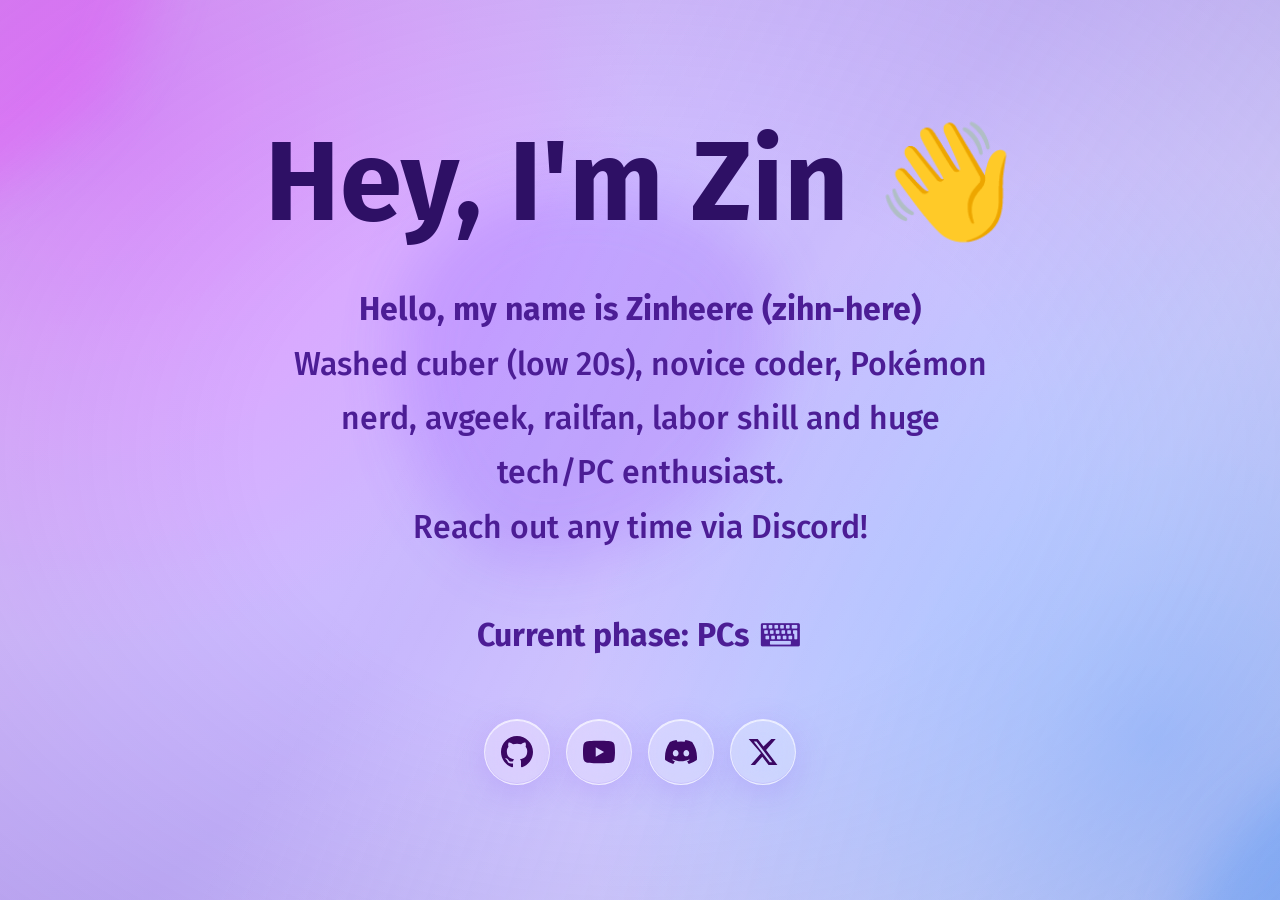
<file: index.html>
<!DOCTYPE html>
<html lang="en">
    <head>
        <meta charset="UTF-8" />
        <meta name="viewport" content="width=device-width, initial-scale=1.0" />
        <link rel="icon" type="image/png" href="images/seasonal-logo.png" />
        <link rel="stylesheet" type="text/css" href="styles.css" />
        <title>Who is Zinheere?</title>
    </head>
    <body>
        <div class="ambient-background" aria-hidden="true">
            <span class="ambient-orb ambient-orb--pink" data-depth="0.35"></span>
            <span class="ambient-orb ambient-orb--blue" data-depth="-0.25"></span>
            <span class="ambient-orb ambient-orb--violet" data-depth="0.18"></span>
        </div>
        <h1>Hey, I'm Zin 👋</h1>
        <p class="intro">
            <b>Hello, my name is Zinheere (zihn-here)</b><br>
            Washed cuber (low 20s), novice coder, Pokémon nerd, avgeek, railfan, labor shill and huge tech/PC enthusiast.<br>
            Reach out any time via Discord!<br><br>
            <b>Current phase: PCs ⌨️</b>
        </p>
        <div class="holder">
            <a
                href="https://github.com/Zinheere"
                target="_blank"
                class="social-button"
                aria-label="GitHub"
            >
                <svg viewBox="0 0 16 16" fill="currentColor" width="50%" height="50%" xmlns="http://www.w3.org/2000/svg">
                    <path d="M8 0C3.58 0 0 3.58 0 8C0 11.54 2.29 14.53 5.47 15.59C5.87 15.66 6.02 15.42 6.02 15.21C6.02 15.02 6.01 14.39 6.01 13.72C4 14.09 3.48 13.23 3.32 12.78C3.23 12.55 2.84 11.84 2.5 11.65C2.22 11.5 1.82 11.13 2.49 11.12C3.12 11.11 3.57 11.7 3.72 11.94C4.44 13.15 5.59 12.81 6.05 12.6C6.12 12.08 6.33 11.73 6.56 11.53C4.78 11.33 2.92 10.64 2.92 7.58C2.92 6.71 3.23 5.99 3.74 5.43C3.66 5.23 3.38 4.41 3.82 3.31C3.82 3.31 4.49 3.1 6.02 4.13C6.66 3.95 7.34 3.86 8.02 3.86C8.7 3.86 9.38 3.95 10.02 4.13C11.55 3.09 12.22 3.31 12.22 3.31C12.66 4.41 12.38 5.23 12.3 5.43C12.81 5.99 13.12 6.7 13.12 7.58C13.12 10.65 11.25 11.33 9.47 11.53C9.76 11.78 10.01 12.26 10.01 13.01C10.01 14.08 10 14.94 10 15.21C10 15.42 10.15 15.67 10.55 15.59C13.71 14.53 16 11.53 16 8C16 3.58 12.42 0 8 0Z"/>
                </svg>
            </a>
            <a
                href="https://www.youtube.com/channel/UC_UxX2QrgFn0xA6ifPXzJ0w"
                target="_blank"
                class="social-button"
                aria-label="YouTube"
            >
                <svg viewBox="0 0 24 24" fill="currentColor" width="50%" height="50%" xmlns="http://www.w3.org/2000/svg">
                    <path d="M23.498 6.186a3.016 3.016 0 0 0-2.122-2.136C19.505 3.5 12 3.5 12 3.5s-7.505 0-9.376.55A3.016 3.016 0 0 0 .502 6.186C0 8.066 0 12 0 12s0 3.934.502 5.814a3.016 3.016 0 0 0 2.122 2.136c1.871.55 9.376.55 9.376.55s7.505 0 9.376-.55a3.016 3.016 0 0 0 2.122-2.136C24 15.934 24 12 24 12s0-3.934-.502-5.814zM9.545 15.568V8.432L15.818 12l-6.273 3.568z"/>
                </svg>
            </a>
            <a
                href="https://discordapp.com/users/739633759044763708"
                target="_blank"
                class="social-button"
                aria-label="Discord"
            >
                <svg viewBox="0 0 24 24" fill="currentColor" width="50%" height="50%" xmlns="http://www.w3.org/2000/svg">
                    <path d="M20.317 4.492c-1.53-.69-3.17-1.2-4.885-1.49a.075.075 0 0 0-.079.036c-.21.369-.444.85-.608 1.23a18.566 18.566 0 0 0-5.487 0 12.36 12.36 0 0 0-.617-1.23A.077.077 0 0 0 8.562 3c-1.714.29-3.354.8-4.885 1.491a.07.07 0 0 0-.032.027C.533 9.093-.32 13.555.099 17.961a.08.08 0 0 0 .031.055 20.03 20.03 0 0 0 5.993 2.98.078.078 0 0 0 .084-.026c.462-.62.874-1.275 1.226-1.963a.075.075 0 0 0-.041-.104 13.201 13.201 0 0 1-1.872-.878.075.075 0 0 1-.008-.125c.126-.093.252-.19.372-.287a.075.075 0 0 1 .078-.01c3.927 1.764 8.18 1.764 12.061 0a.075.075 0 0 1 .079.009c.12.098.245.195.372.288a.075.075 0 0 1-.006.125c-.598.344-1.22.635-1.873.877a.075.075 0 0 0-.041.105c.36.687.772 1.341 1.225 1.962a.077.077 0 0 0 .084.028 19.963 19.963 0 0 0 6.002-2.981.076.076 0 0 0 .032-.054c.5-5.094-.838-9.52-3.549-13.442a.06.06 0 0 0-.031-.028zM8.02 15.278c-1.182 0-2.157-1.069-2.157-2.38 0-1.312.956-2.38 2.157-2.38 1.21 0 2.176 1.077 2.157 2.38 0 1.312-.956 2.38-2.157 2.38zm7.975 0c-1.183 0-2.157-1.069-2.157-2.38 0-1.312.955-2.38 2.157-2.38 1.21 0 2.176 1.077 2.157 2.38 0 1.312-.946 2.38-2.157 2.38z"/>
                </svg>
            </a>
            <a
                href="https://x.com/zinheere"
                target="_blank"
                class="social-button"
                aria-label="X / Twitter"
            >
                <svg viewBox="0 0 24 24" fill="currentColor" width="50%" height="50%" xmlns="http://www.w3.org/2000/svg">
                    <path d="M18.244 2.25h3.308l-7.227 8.26 8.502 11.24H16.17l-4.714-6.231-5.401 6.231H2.747l7.73-8.835L1.254 2.25H8.08l4.259 5.629L18.244 2.25zm-1.161 17.52h1.833L7.084 4.126H5.117L17.083 19.77z"/>
                </svg>
            </a>
        </div>
        <script>
            const page = document.body;
            const orbs = document.querySelectorAll(".ambient-orb");
            let pointerX = 0;
            let pointerY = 0;
            let frame;

            window.addEventListener("pointermove", (event) => {
                pointerX = event.clientX - window.innerWidth / 2;
                pointerY = event.clientY - window.innerHeight / 2;

                if (!frame) {
                    frame = requestAnimationFrame(() => {
                        orbs.forEach((orb) => {
                            const depth = Number(orb.dataset.depth);
                            orb.style.setProperty("--orb-x", `${pointerX * depth}px`);
                            orb.style.setProperty("--orb-y", `${pointerY * depth}px`);
                        });
                        frame = undefined;
                    });
                }
            }, { passive: true });
        </script>
    </body>
</html>
</file>
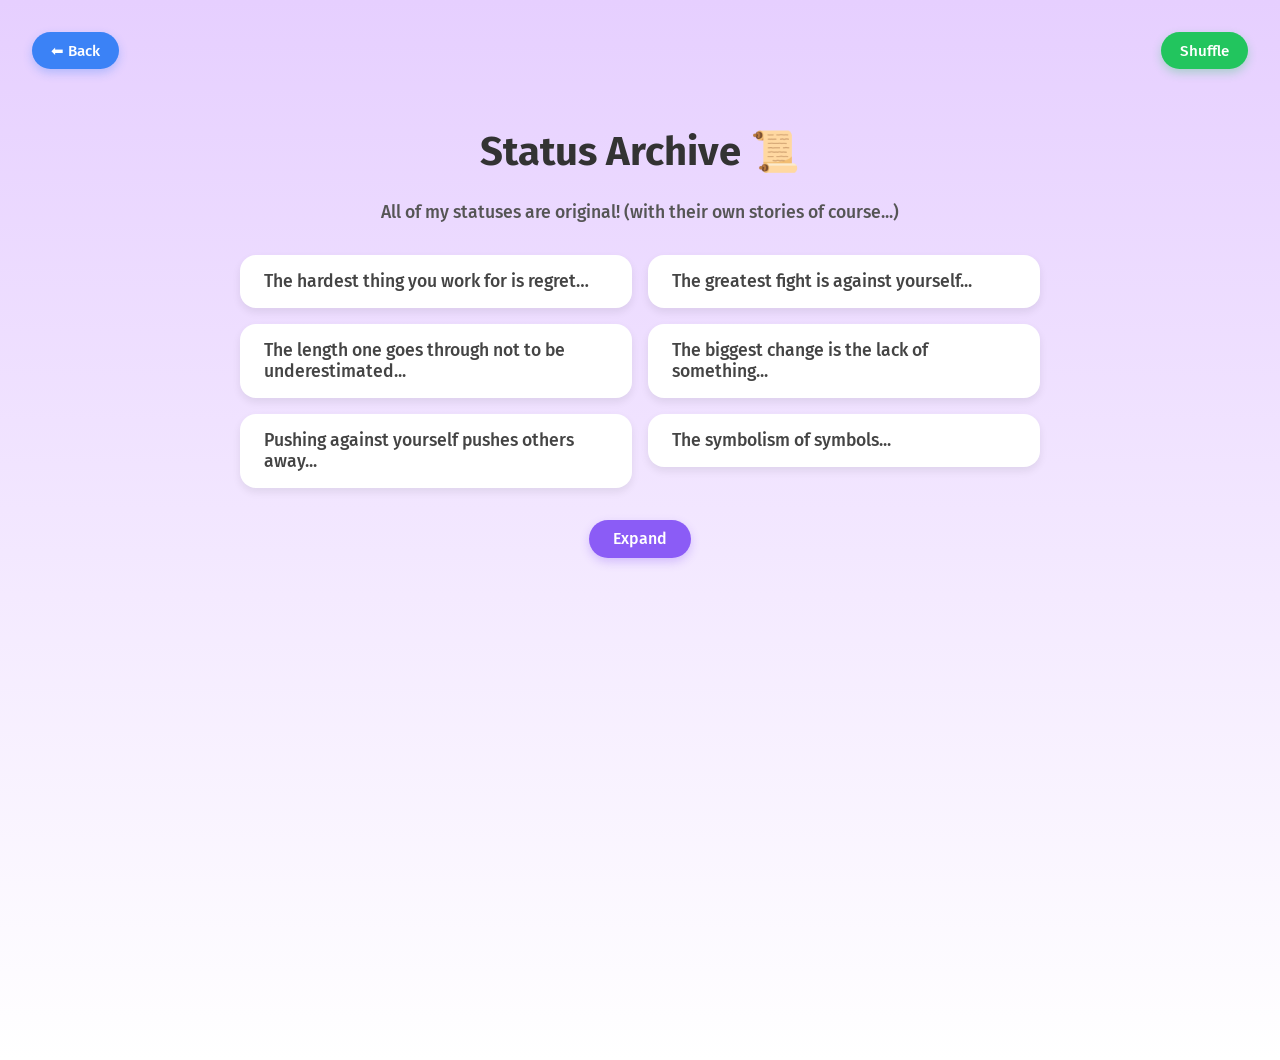
<file: archive.html>
<!DOCTYPE html>
<html lang="en">
    <head>
        <meta charset="UTF-8"/>
        <meta name="viewport" content="width=device-width, initial-scale=1.0"/>
        <link rel="icon" type="image/png" href="images/webicon.png"/>
        <link rel="stylesheet" type="text/css" href="archive.css"/>
        <title>zin's article archive</title>
        <style>
          
        </style>
    </head>
    <body>
        <h1>Status Archive 📜</h1>
        <p class="intro">
            All of my statuses are original! (with their own stories of course...)
        </p>

        <!-- Back button -->
        <button class="back-button" onclick="location.href='index.html'">⬅ Back</button>

        <!-- two columns: JS will put cards into the shorter column to simulate masonry -->
        <div class="grid" id="statusGrid">
            <div class="col" id="colLeft"></div>
            <div class="col" id="colRight"></div>
        </div>

        <button class="button" id="toggleButton">Expand</button>
        <button class="shuffle-button" id="shuffleButton">Shuffle</button>

        <script>
            const statuses = [
                "To be a checkpoint...",
                "Mending a mirror of your own beliefs...",
                "Fulfilling the backwards lie...",
                "Providing a common enemy...",
                "Back in time...",
                "Restarting something that never stopped...",
                "When you don't want the horse to be dead...",
                "To create fiction you wish to be a reflection...",
                "The hardest thing you work for is regret…",
                "Peace is made, not found...",
                "The loudest thing you hear is your echo...",
                "When you don't want the horse to be dead…",
                "Pushing against yourself pushes others away...",
                "The greatest fight is against yourself...",
                "The existence of nothing is the hardest to accept...",
                "The smallest things that make you stop...",
                "The biggest change is the lack of something...",
                "The outlier is the one that wants others to follow...",
                "The length one goes through not to be underestimated...",
                "Changing is simply a matter of nuances...",
                "What defines a life worth living...",
                "Actions can have delayed responses...",
                "To wrong is not to be wronged against...",
                "All methods in which is impractical...",
                "Over the above under...",
                "The symbolism of symbols...",
                "Phophecy is not the epitome nor an epiphany...",
                "The perspectives of ethicality...",
                "People who see arent meant to be seen...",
                "To be someone who hasn't been themselves…",
              ];

              const colLeft = document.getElementById("colLeft");
              const colRight = document.getElementById("colRight");
              const toggleButton = document.getElementById("toggleButton");
              const shuffleButton = document.getElementById("shuffleButton");

              let showAll = false;
              let currentOrder = shuffle(statuses);

              function shuffle(arr) {
                return arr
                  .map(v => [Math.random(), v])
                  .sort((a, b) => a[0] - b[0])
                  .map(x => x[1]);
              }

              function render() {
                colLeft.innerHTML = colRight.innerHTML = "";

                const visible = showAll ? currentOrder : currentOrder.slice(0, 6);

                visible.forEach((text, i) => {
                  const card = document.createElement("div");
                  card.className = "card";
                  card.textContent = text;

                  // pick shorter column (fallback to left on stacked layout)
                  const grid = document.querySelector(".grid");
                  const target =
                    getComputedStyle(grid).flexDirection === "column" ||
                    colLeft.scrollHeight <= colRight.scrollHeight
                      ? colLeft
                      : colRight;

                  target.appendChild(card);

                  setTimeout(() => card.classList.add("show"), 20 + i * 45);
                });

                toggleButton.textContent = showAll ? "Hide" : "Expand";
              }

              toggleButton.onclick = () => {
                showAll = !showAll;
                render();
              };

              shuffleButton.onclick = () => {
                currentOrder = shuffle(statuses);
                render();
              };

              // initial render
              render();

              // debounce resize
              let resizeTimer;
              window.onresize = () => {
                clearTimeout(resizeTimer);
                resizeTimer = setTimeout(render, 120);
              };
        </script>
    </body>
</html>
</file>
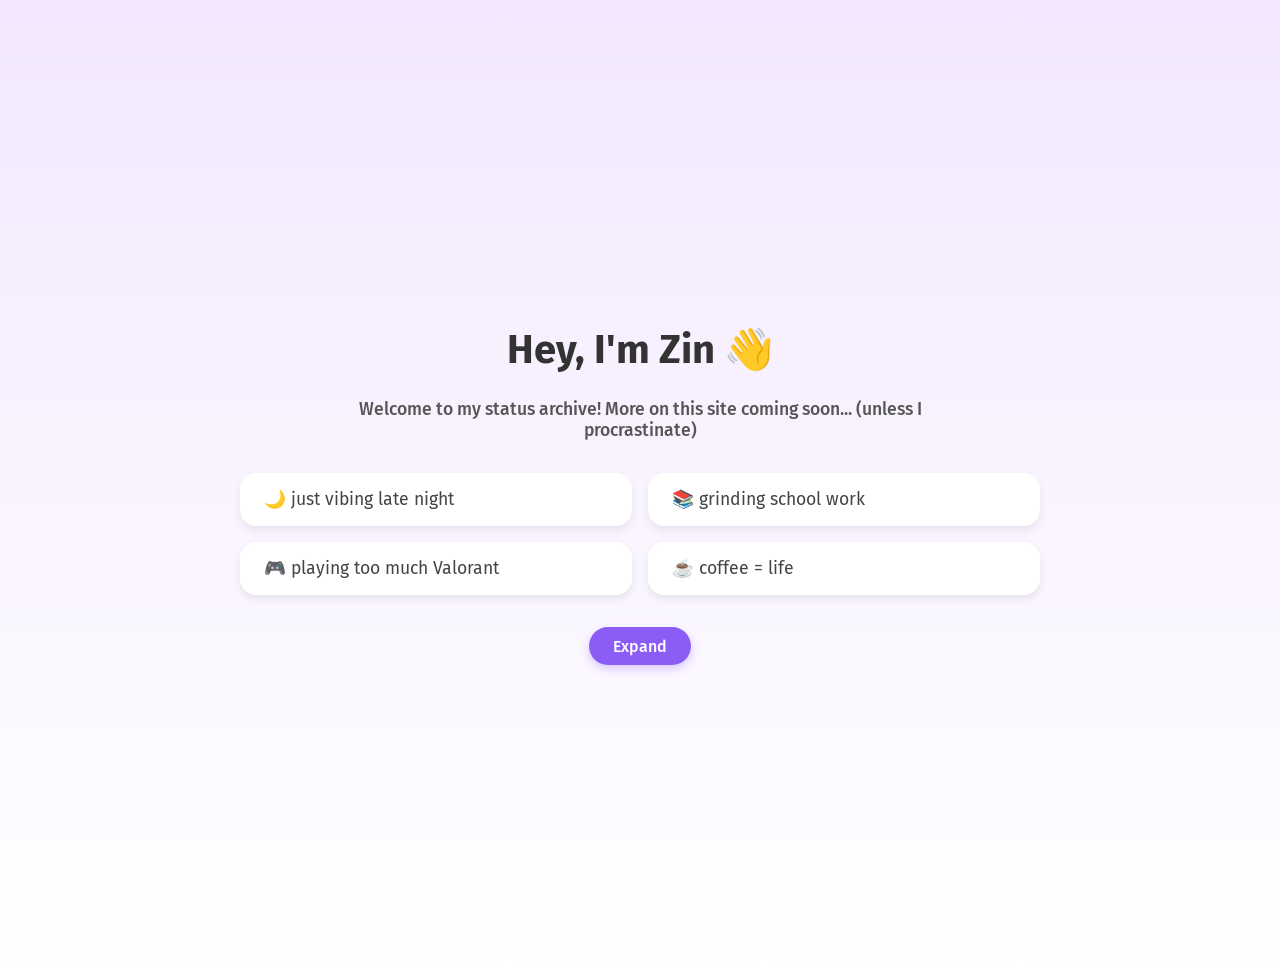
<file: discord_status_page.html>
<!DOCTYPE html>
<html lang="en">
<head>
  <meta charset="UTF-8" />
  <meta name="viewport" content="width=device-width, initial-scale=1.0" />
  <title>welcome to zin</title>
  <style>
    @import url('https://fonts.googleapis.com/css2?family=Fira+Sans:wght@300;400;500;600;700&display=swap');

    body {
      margin: 0;
      font-family: "Fira Sans", sans-serif;
      font-weight: 500;
      background: linear-gradient(to bottom, #f3e8ff, #ffffff);
      display: flex;
      flex-direction: column;
      align-items: center;
      justify-content: center;
      min-height: 100vh;
      padding: 2rem;
    }
    h1 {
      font-size: 2.5rem;
      font-weight: bold;
      color: #333;
      margin-bottom: 0.5rem;
    }
    p.intro {
      max-width: 600px;
      text-align: center;
      font-size: 1.1rem;
      color: #555;
      margin-bottom: 2rem;
    }
    .grid {
      display: grid;
      grid-template-columns: 1fr;
      gap: 1rem;
      max-width: 800px;
      width: 100%;
      font-weight: 400;
    }
    @media (min-width: 768px) {
      .grid {
        grid-template-columns: 1fr 1fr;
      }
    }
    .card {
      background: #fff;
      padding: 1rem 1.5rem;
      border-radius: 1rem;
      box-shadow: 0 4px 8px rgba(0, 0, 0, 0.08);
      font-size: 1.1rem;
      color: #444;
      transition: transform 0.2s, box-shadow 0.2s;
    }
    .card:hover {
      transform: translateY(-4px);
      box-shadow: 0 6px 14px rgba(0, 0, 0, 0.12);
    }
    .button {
      margin-top: 2rem;
      padding: 0.6rem 1.5rem;
      font-size: 1rem;
      background: #8b5cf6;
      color: white;
      border: none;
      border-radius: 1.5rem;
      cursor: pointer;
      box-shadow: 0 4px 10px rgba(139, 92, 246, 0.3);
      transition: background 0.2s;
      font-family: "Fira Sans", sans-serif;
      font-weight: 500;
    }
    .button:hover {
      background: #7c3aed;
    }
  </style>
</head>
<body>
  <h1>Hey, I'm Zin 👋</h1>
  <p class="intro">
    Welcome to my status archive! More on this site coming soon... (unless I procrastinate)
  </p>

  <div class="grid" id="statusGrid">
    <div class="card">🌙  just vibing late night</div>
    <div class="card">📚  grinding school work</div>
    <div class="card">🎮  playing too much Valorant</div>
    <div class="card">☕  coffee = life</div>
  </div>

  <button class="button" id="toggleButton">Expand</button>

  <script>
    const statuses = [
      "🌙 just vibing late night",
      "📚 grinding school work",
      "🎮 playing too much Valorant",
      "☕ coffee = life",
      "🛠️ coding until 3am",
      "✨ being delulu rn",
      "🎧 looping that one song again",
      "🐸 frog gifs are peak comedy"
    ];

    const grid = document.getElementById("statusGrid");
    const button = document.getElementById("toggleButton");
    let showAll = false;

    button.addEventListener("click", () => {
      showAll = !showAll;
      grid.innerHTML = "";
      const visibleStatuses = showAll ? statuses : statuses.slice(0, 4);
      visibleStatuses.forEach(status => {
        const card = document.createElement("div");
        card.className = "card";
        card.textContent = status;
        grid.appendChild(card);
      });
      button.textContent = showAll ? "Hide" : "Expand";
    });
  </script>
</body>
</html>
</file>
<file: styles.css>
@import url("https://fonts.googleapis.com/css2?family=Fira+Sans:wght@300;400;500;600;700&display=swap");

body {
    position: relative;
    isolation: isolate;
    overflow-x: hidden;
    margin: 0;
    font-family: "Fira Sans", sans-serif;
    font-weight: 500;
    background: #d8c6f4;
    display: flex;
    flex-direction: column;
    align-items: center;
    justify-content: center;
    min-height: 100vh;
    padding: 2rem;
    text-align: center;
    box-sizing: border-box;
}

body::before,
body::after {
    content: "";
    position: fixed;
    inset: 0;
    pointer-events: none;
}

body::before {
    z-index: -2;
    background:
        radial-gradient(circle at 8% 12%, rgba(214, 125, 255, 0.7), transparent 38%),
        radial-gradient(circle at 90% 82%, rgba(121, 169, 255, 0.65), transparent 42%),
        linear-gradient(135deg, #e8cfff 0%, #c6b8f5 48%, #d7e2ff 100%);
    filter: saturate(115%);
    animation: background-drift 18s ease-in-out infinite alternate;
}

body::after {
    z-index: -1;
    background:
        linear-gradient(115deg, transparent 20%, rgba(255, 255, 255, 0.16) 45%, transparent 70%),
        radial-gradient(ellipse at center, transparent 42%, rgba(76, 29, 149, 0.14) 100%);
    background-size: 180% 180%, 100% 100%;
    animation: light-sweep 16s ease-in-out infinite alternate;
}

body > * {
    position: relative;
    z-index: 1;
}

.ambient-background {
    position: fixed;
    inset: -18%;
    overflow: hidden;
    pointer-events: none;
    filter: blur(28px) saturate(125%);
    opacity: 0.78;
}

body > .ambient-background {
    z-index: -1;
}

.ambient-orb {
    --orb-x: 0px;
    --orb-y: 0px;
    position: absolute;
    width: 42vw;
    height: 42vw;
    min-width: 24rem;
    min-height: 24rem;
    border-radius: 48% 52% 64% 36% / 42% 38% 62% 58%;
    transform: translate3d(var(--orb-x), var(--orb-y), 0);
    transition: transform 1.4s cubic-bezier(0.2, 0.8, 0.2, 1);
    animation: orb-morph 14s ease-in-out infinite alternate;
}

.ambient-orb--pink {
    top: -12%;
    left: -8%;
    background: rgba(224, 106, 255, 0.55);
}

.ambient-orb--blue {
    right: -12%;
    bottom: -18%;
    background: rgba(91, 157, 255, 0.58);
    animation-delay: -5s;
}

.ambient-orb--violet {
    top: 28%;
    left: 36%;
    width: 30vw;
    height: 30vw;
    min-width: 18rem;
    min-height: 18rem;
    background: rgba(157, 113, 255, 0.4);
    animation-delay: -9s;
}

@keyframes background-drift {
    from {
        transform: scale(1) rotate(0deg);
    }
    to {
        transform: scale(1.08) rotate(2deg);
    }
}

@keyframes orb-morph {
    0% {
        border-radius: 48% 52% 64% 36% / 42% 38% 62% 58%;
        margin: 0;
    }
    50% {
        border-radius: 67% 33% 42% 58% / 58% 64% 36% 42%;
    }
    100% {
        border-radius: 38% 62% 54% 46% / 64% 42% 58% 36%;
        margin: 2rem -1rem;
    }
}

@keyframes light-sweep {
    from {
        background-position: 0% 50%, center;
    }
    to {
        background-position: 100% 50%, center;
    }
}

h1 {
    font-size: clamp(3rem, 10vw, 7rem);
    font-weight: bold;
    color: #2e1065;
    margin: 0 0 1rem 0;
}

p.intro {
    max-width: 700px;
    font-size: clamp(1.1rem, 3.5vw, 2rem);
    color: #4c1d95;
    margin-top: 1rem;
    margin-bottom: 3.5rem;
    line-height: 1.7;
}

.holder {
    display: flex;
    justify-content: center;
    align-items: center;
    gap: 1rem;
    flex-wrap: wrap;
}

/* Liquid glass effect for all buttons */
.button,
.social-button {
    display: inline-flex;
    justify-content: center;
    align-items: center;
    height: 4rem;
    min-width: 4rem;
    padding: 0 1.5rem;
    font-size: 1.5rem;
    background: rgba(255, 255, 255, 0.28);
    color: #3b0764;
    border: 1px solid rgba(255, 255, 255, 0.6);
    backdrop-filter: blur(18px) saturate(180%);
    -webkit-backdrop-filter: blur(18px) saturate(180%);
    box-shadow: 0 8px 32px rgba(139, 92, 246, 0.22),
                inset 0 1px 0 rgba(255, 255, 255, 0.7),
                inset 0 -1px 0 rgba(139, 92, 246, 0.15);
    transition: background 0.25s, transform 0.25s, box-shadow 0.25s;
    font-family: "Fira Sans", sans-serif;
    font-weight: 600;
    cursor: pointer;
    text-decoration: none;
}

/* Main button roundness */
.button {
    border-radius: 2rem;
}

/* Social buttons */
.social-button {
    width: 4rem;
    border-radius: 50%;
    padding: 0;
}

.social-button img,
.social-button svg {
    width: 50%;
    height: 50%;
}

/* Hover effects */
.button:hover,
.social-button:hover {
    background: rgba(255, 255, 255, 0.5);
    box-shadow: 0 12px 40px rgba(139, 92, 246, 0.35),
                inset 0 1px 0 rgba(255, 255, 255, 0.9),
                inset 0 -1px 0 rgba(139, 92, 246, 0.2);
    transform: translateY(-3px);
}

/* Responsive for smaller screens */
@media (max-width: 600px) {
    .social-button {
        height: 3.5rem;
        width: 3.5rem;
    }
}
</file>
<file: archive.css>
@import url("https://fonts.googleapis.com/css2?family=Fira+Sans:wght@300;400;500;600;700&display=swap");

/* page */
body {
    margin: 0;
    font-family: "Fira Sans", sans-serif;
    font-weight: 500;
    background: linear-gradient(to bottom, #e6cfff, #ffffff);
    display: flex;
    flex-direction: column;
    align-items: center;
    justify-content: flex-start;
    min-height: 100vh;
    padding: 8rem 2rem 2rem; /* more space at the top */
}

h1 {
    font-size: 2.5rem;
    font-weight: bold;
    color: #333;
    margin: 0 0 0.5rem 0;
}

p.intro {
    max-width: 600px;
    text-align: center;
    font-size: 1.1rem;
    color: #555;
    margin-bottom: 2rem;
}

/* masonry using two flex columns (JS distributes cards by height) */
.grid {
    display: flex;
    gap: 1rem;
    max-width: 800px;
    width: 95%;
    align-items: flex-start;
}

.col {
    flex: 1;
    display: flex;
    flex-direction: column;
    gap: 1rem;
    /* Prevent children from stretching weirdly */
    align-items: stretch;
}

@media (max-width: 768px) {
    .grid {
        flex-direction: column; /* single column on small screens */
    }
}

.card {
    background: #ffffff; /* white background */
    padding: 1rem 1.5rem;
    border-radius: 1rem;
    box-shadow: 0 4px 8px rgba(0, 0, 0, 0.08);
    font-size: 1.1rem;
    color: #444;
    transition: transform 0.2s, box-shadow 0.2s, opacity 0.25s;
    box-sizing: border-box;
    opacity: 0;
    transform: translateY(10px);
}

.card.show {
    opacity: 1;
    transform: translateY(0);
}

.card:hover {
    transform: translateY(-4px);
    box-shadow: 0 6px 14px rgba(0, 0, 0, 0.12);
}

.button {
    margin-top: 2rem;
    padding: 0.6rem 1.5rem;
    font-size: 1rem;
    background: #8b5cf6;
    color: white;
    border: none;
    border-radius: 1.5rem;
    cursor: pointer;
    box-shadow: 0 4px 10px rgba(139, 92, 246, 0.3);
    transition: background 0.2s;
    font-family: "Fira Sans", sans-serif;
    font-weight: 500;
}

.button:hover {
    background: #7c3aed;
}

.back-button {
    position: fixed;
    top: 2rem;
    left: 2rem;
    padding: 0.6rem 1.2rem;
    font-size: 0.95rem;
    background: #3b82f6;
    color: white;
    border: none;
    border-radius: 1.5rem;
    cursor: pointer;
    box-shadow: 0 4px 10px rgba(59, 130, 246, 0.3);
    transition: background 0.2s;
    font-family: "Fira Sans", sans-serif;
    font-weight: 500;
    z-index: 1000;
}

.back-button:hover {
    background: #2563eb;
}

@media (max-width: 500px) {
    .back-button {
        position: static;
        margin-top: 1rem;
    }
}

.shuffle-button {
    position: fixed;
    top: 2rem;
    right: 2rem;
    padding: 0.6rem 1.2rem;
    font-size: 0.95rem;
    background: #22c55e;
    color: white;
    border: none;
    border-radius: 1.5rem;
    cursor: pointer;
    box-shadow: 0 4px 10px rgba(34, 197, 94, 0.3);
    transition: background 0.2s;
    font-family: "Fira Sans", sans-serif;
    font-weight: 500;
    z-index: 1000;
}

.shuffle-button:hover {
    background: #16a34a;
}

@media (max-width: 500px) {
    .shuffle-button {
        position: static;
        margin-top: 1rem;
    }
}
</file>
